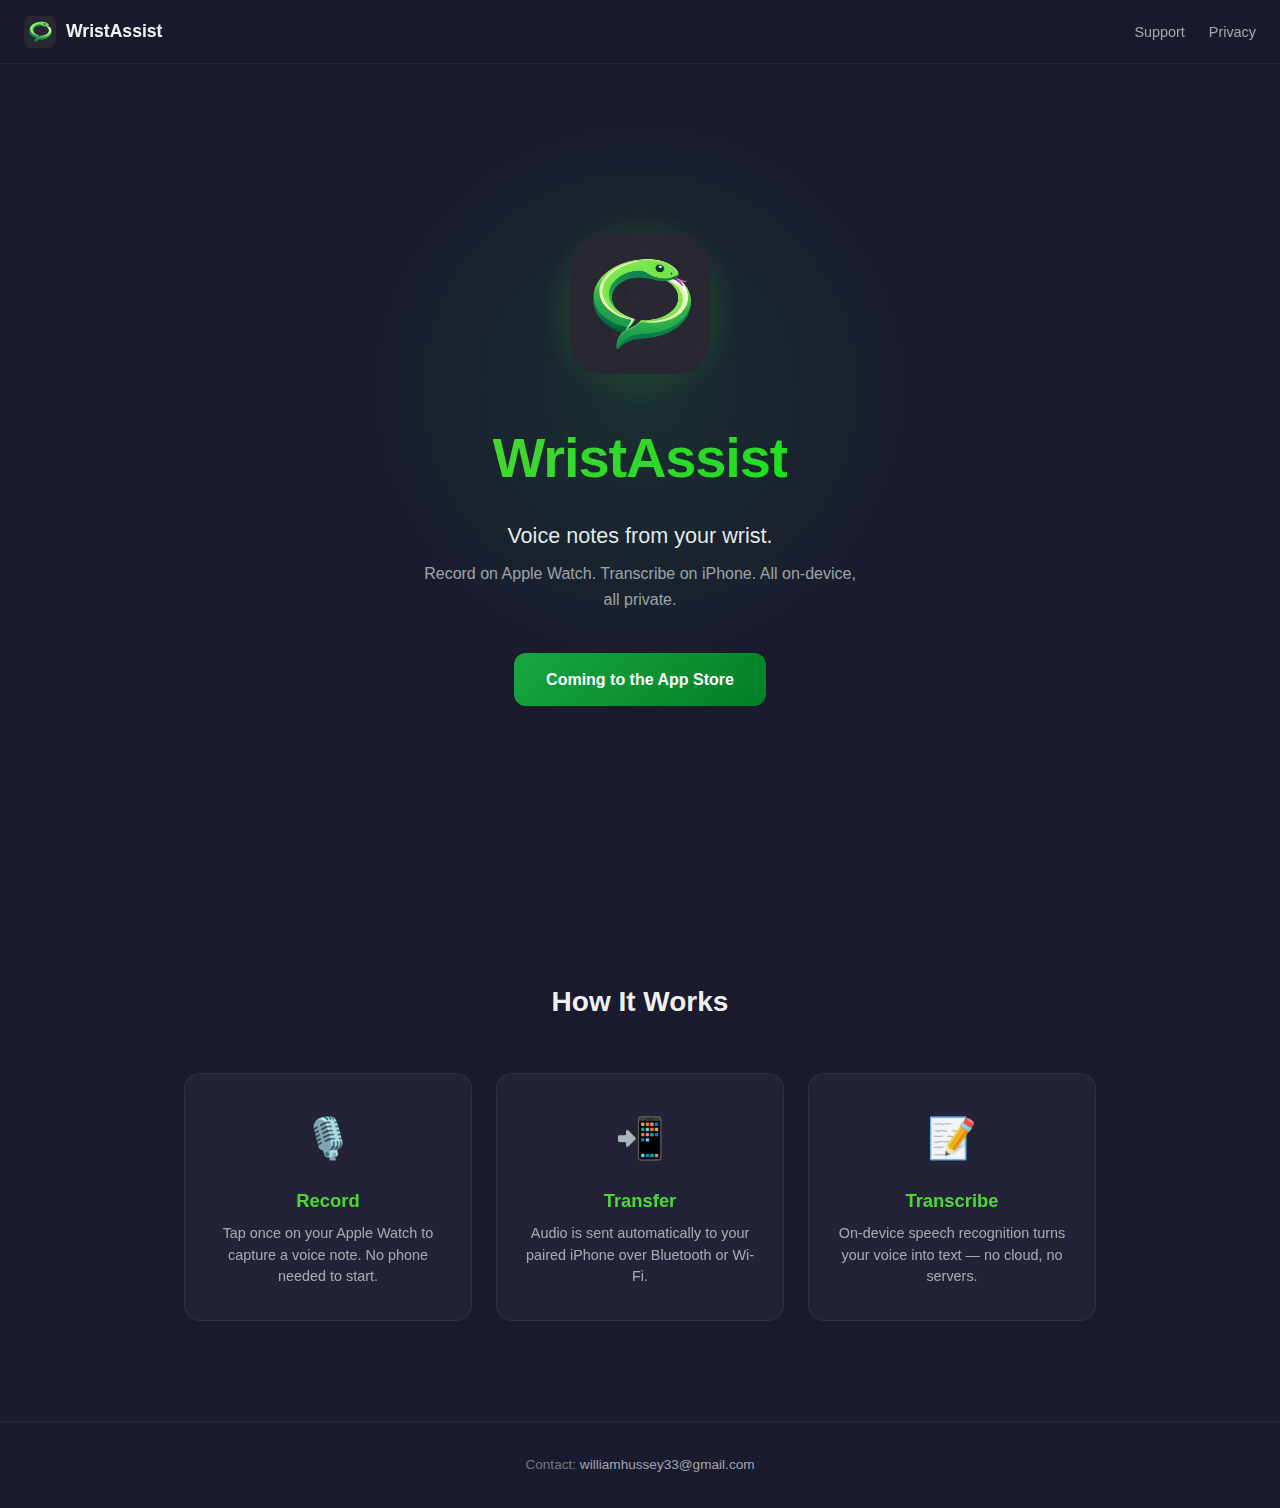
<file: index.html>
<!DOCTYPE html>
<html lang="en">
<head>
  <meta charset="UTF-8">
  <meta name="viewport" content="width=device-width, initial-scale=1.0">
  <title>WristAssist - Voice Notes on Apple Watch</title>
  <meta name="description" content="Record voice notes on Apple Watch and view transcriptions on iPhone.">
  <link rel="icon" href="assets/logo.png" type="image/png">
  <link rel="stylesheet" href="style.css">
</head>
<body>

  <!-- Navbar -->
  <nav class="navbar">
    <a href="index.html" class="nav-brand">
      <img src="assets/logo.png" alt="WristAssist logo">
      <span>WristAssist</span>
    </a>
    <ul class="nav-links">
      <li><a href="support.html">Support</a></li>
      <li><a href="privacy.html">Privacy</a></li>
    </ul>
  </nav>

  <!-- Hero -->
  <section class="hero">
    <div class="hero-glow"></div>
    <div class="hero-logo-wrapper">
      <div class="hero-logo-glow"></div>
      <img src="assets/logo.png" alt="WristAssist app icon" class="hero-logo">
    </div>
    <h1 class="hero-title">WristAssist</h1>
    <p class="hero-tagline">Voice notes from your wrist.</p>
    <p class="hero-subtitle">Record on Apple Watch. Transcribe on iPhone. All on-device, all private.</p>
    <a href="#" class="app-store-badge">Coming to the App Store</a>
  </section>

  <!-- Features -->
  <section class="features">
    <h2 class="features-heading">How It Works</h2>
    <div class="features-grid">
      <div class="feature-card">
        <span class="feature-icon">🎙️</span>
        <h3>Record</h3>
        <p>Tap once on your Apple Watch to capture a voice note. No phone needed to start.</p>
      </div>
      <div class="feature-card">
        <span class="feature-icon">📲</span>
        <h3>Transfer</h3>
        <p>Audio is sent automatically to your paired iPhone over Bluetooth or Wi-Fi.</p>
      </div>
      <div class="feature-card">
        <span class="feature-icon">📝</span>
        <h3>Transcribe</h3>
        <p>On-device speech recognition turns your voice into text — no cloud, no servers.</p>
      </div>
    </div>
  </section>

  <!-- Footer -->
  <footer class="footer">
    <p>Contact: <a href="mailto:williamhussey33@gmail.com">williamhussey33@gmail.com</a></p>
  </footer>

</body>
</html>
</file>
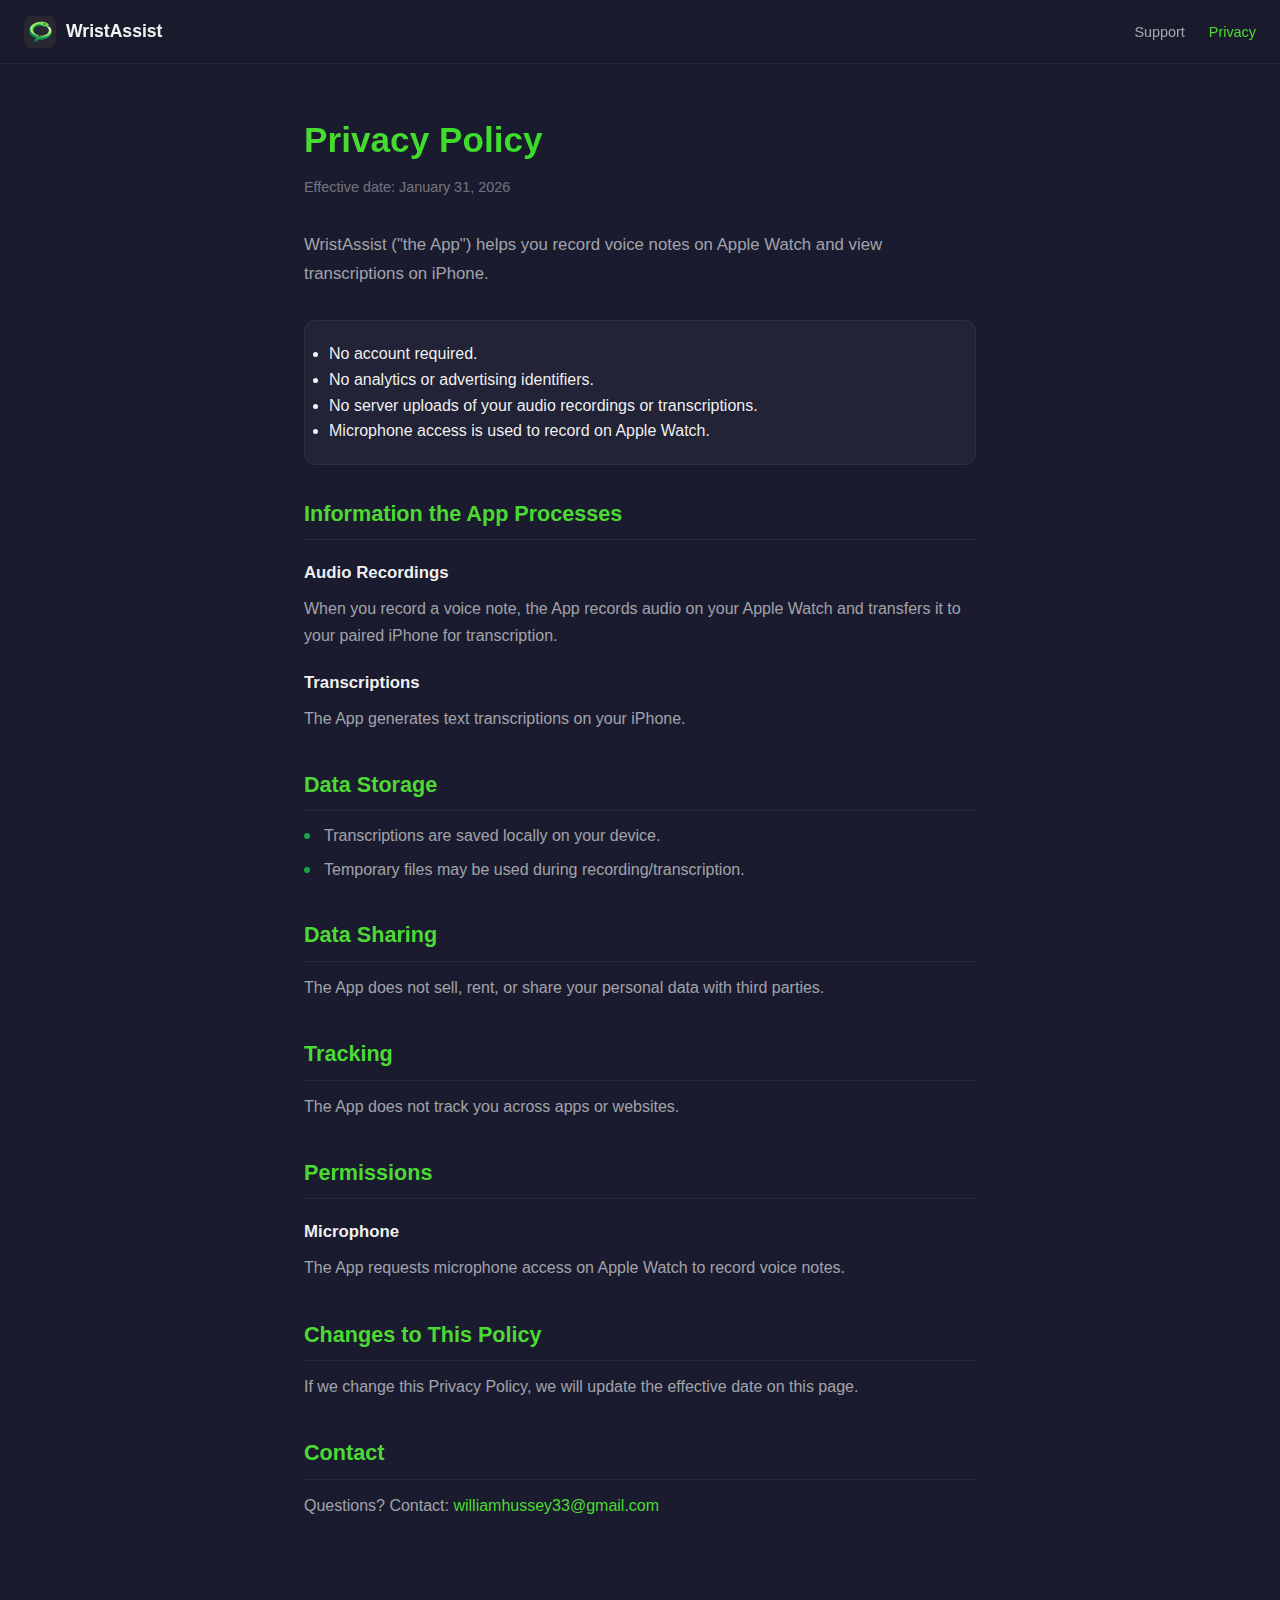
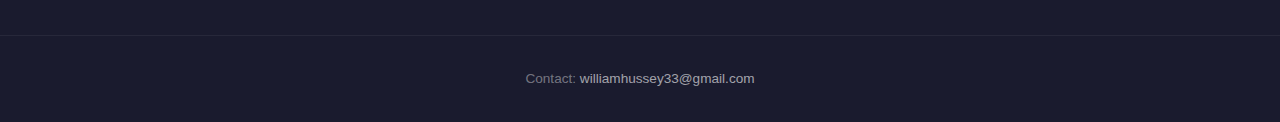
<file: privacy.html>
<!DOCTYPE html>
<html lang="en">
<head>
  <meta charset="UTF-8">
  <meta name="viewport" content="width=device-width, initial-scale=1.0">
  <title>Privacy Policy - WristAssist</title>
  <meta name="description" content="WristAssist Privacy Policy. Your data stays on your device.">
  <link rel="icon" href="assets/logo.png" type="image/png">
  <link rel="stylesheet" href="style.css">
</head>
<body>

  <!-- Navbar -->
  <nav class="navbar">
    <a href="index.html" class="nav-brand">
      <img src="assets/logo.png" alt="WristAssist logo">
      <span>WristAssist</span>
    </a>
    <ul class="nav-links">
      <li><a href="support.html">Support</a></li>
      <li><a href="privacy.html" class="active">Privacy</a></li>
    </ul>
  </nav>

  <!-- Content -->
  <main class="content-page">
    <h1>Privacy Policy</h1>
    <p class="effective-date">Effective date: January 31, 2026</p>
    <p class="intro">WristAssist ("the App") helps you record voice notes on Apple Watch and view transcriptions on iPhone.</p>

    <div class="summary-box">
      <ul>
        <li>No account required.</li>
        <li>No analytics or advertising identifiers.</li>
        <li>No server uploads of your audio recordings or transcriptions.</li>
        <li>Microphone access is used to record on Apple Watch.</li>
      </ul>
    </div>

    <div class="content-section">
      <h2>Information the App Processes</h2>

      <h3>Audio Recordings</h3>
      <p>When you record a voice note, the App records audio on your Apple Watch and transfers it to your paired iPhone for transcription.</p>

      <h3>Transcriptions</h3>
      <p>The App generates text transcriptions on your iPhone.</p>
    </div>

    <div class="content-section">
      <h2>Data Storage</h2>
      <ul>
        <li>Transcriptions are saved locally on your device.</li>
        <li>Temporary files may be used during recording/transcription.</li>
      </ul>
    </div>

    <div class="content-section">
      <h2>Data Sharing</h2>
      <p>The App does not sell, rent, or share your personal data with third parties.</p>
    </div>

    <div class="content-section">
      <h2>Tracking</h2>
      <p>The App does not track you across apps or websites.</p>
    </div>

    <div class="content-section">
      <h2>Permissions</h2>
      <h3>Microphone</h3>
      <p>The App requests microphone access on Apple Watch to record voice notes.</p>
    </div>

    <div class="content-section">
      <h2>Changes to This Policy</h2>
      <p>If we change this Privacy Policy, we will update the effective date on this page.</p>
    </div>

    <div class="content-section">
      <h2>Contact</h2>
      <p>Questions? Contact: <a href="mailto:williamhussey33@gmail.com">williamhussey33@gmail.com</a></p>
    </div>
  </main>

  <!-- Footer -->
  <footer class="footer">
    <p>Contact: <a href="mailto:williamhussey33@gmail.com">williamhussey33@gmail.com</a></p>
  </footer>

</body>
</html>
</file>
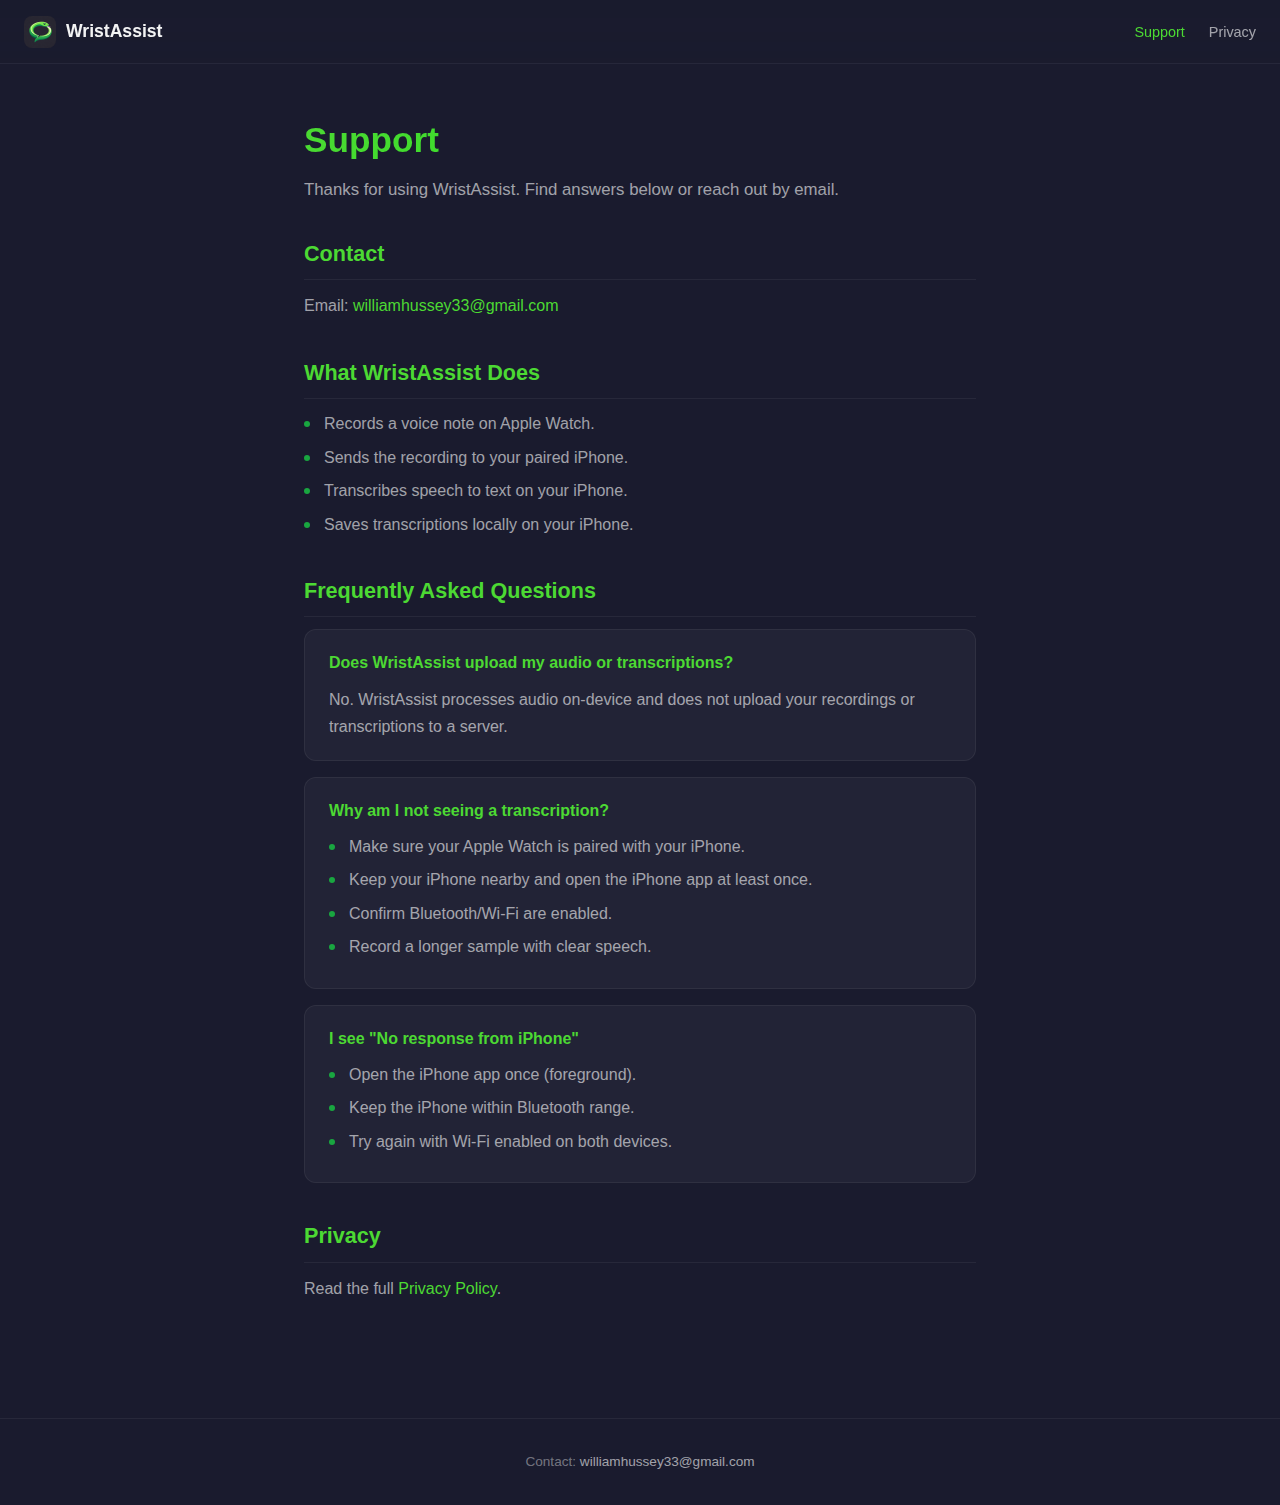
<file: support.html>
<!DOCTYPE html>
<html lang="en">
<head>
  <meta charset="UTF-8">
  <meta name="viewport" content="width=device-width, initial-scale=1.0">
  <title>Support - WristAssist</title>
  <meta name="description" content="WristAssist support and frequently asked questions.">
  <link rel="icon" href="assets/logo.png" type="image/png">
  <link rel="stylesheet" href="style.css">
</head>
<body>

  <!-- Navbar -->
  <nav class="navbar">
    <a href="index.html" class="nav-brand">
      <img src="assets/logo.png" alt="WristAssist logo">
      <span>WristAssist</span>
    </a>
    <ul class="nav-links">
      <li><a href="support.html" class="active">Support</a></li>
      <li><a href="privacy.html">Privacy</a></li>
    </ul>
  </nav>

  <!-- Content -->
  <main class="content-page">
    <h1>Support</h1>
    <p class="intro">Thanks for using WristAssist. Find answers below or reach out by email.</p>

    <div class="content-section">
      <h2>Contact</h2>
      <p>Email: <a href="mailto:williamhussey33@gmail.com">williamhussey33@gmail.com</a></p>
    </div>

    <div class="content-section">
      <h2>What WristAssist Does</h2>
      <ul>
        <li>Records a voice note on Apple Watch.</li>
        <li>Sends the recording to your paired iPhone.</li>
        <li>Transcribes speech to text on your iPhone.</li>
        <li>Saves transcriptions locally on your iPhone.</li>
      </ul>
    </div>

    <div class="content-section">
      <h2>Frequently Asked Questions</h2>

      <div class="faq-item">
        <h3>Does WristAssist upload my audio or transcriptions?</h3>
        <p>No. WristAssist processes audio on-device and does not upload your recordings or transcriptions to a server.</p>
      </div>

      <div class="faq-item">
        <h3>Why am I not seeing a transcription?</h3>
        <ul>
          <li>Make sure your Apple Watch is paired with your iPhone.</li>
          <li>Keep your iPhone nearby and open the iPhone app at least once.</li>
          <li>Confirm Bluetooth/Wi-Fi are enabled.</li>
          <li>Record a longer sample with clear speech.</li>
        </ul>
      </div>

      <div class="faq-item">
        <h3>I see "No response from iPhone"</h3>
        <ul>
          <li>Open the iPhone app once (foreground).</li>
          <li>Keep the iPhone within Bluetooth range.</li>
          <li>Try again with Wi-Fi enabled on both devices.</li>
        </ul>
      </div>
    </div>

    <div class="content-section">
      <h2>Privacy</h2>
      <p>Read the full <a href="privacy.html">Privacy Policy</a>.</p>
    </div>
  </main>

  <!-- Footer -->
  <footer class="footer">
    <p>Contact: <a href="mailto:williamhussey33@gmail.com">williamhussey33@gmail.com</a></p>
  </footer>

</body>
</html>
</file>
<file: style.css>
/* ===== CSS Variables ===== */
:root {
  --bg-primary: #1a1b2e;
  --bg-secondary: #2B2D42;
  --green-bright: #4CD933;
  --green-primary: #19A640;
  --green-vivid: #19E619;
  --green-deep: #008026;
  --text-high: rgba(255, 255, 255, 0.95);
  --text-mid: rgba(255, 255, 255, 0.6);
  --text-low: rgba(255, 255, 255, 0.4);
  --card-bg: rgba(255, 255, 255, 0.04);
  --card-border: rgba(255, 255, 255, 0.06);
  --nav-height: 64px;
}

/* ===== Reset ===== */
*, *::before, *::after {
  margin: 0;
  padding: 0;
  box-sizing: border-box;
}

html {
  scroll-behavior: smooth;
}

body {
  font-family: -apple-system, BlinkMacSystemFont, 'SF Pro Display', 'Segoe UI', Roboto, Helvetica, Arial, sans-serif;
  background: var(--bg-primary);
  color: var(--text-high);
  line-height: 1.6;
  min-height: 100vh;
  -webkit-font-smoothing: antialiased;
  -moz-osx-font-smoothing: grayscale;
}

a {
  color: var(--green-bright);
  text-decoration: none;
  transition: color 0.2s;
}

a:hover {
  color: var(--green-vivid);
}

/* ===== Frosted Glass Navbar ===== */
.navbar {
  position: fixed;
  top: 0;
  left: 0;
  right: 0;
  height: var(--nav-height);
  display: flex;
  align-items: center;
  justify-content: space-between;
  padding: 0 24px;
  background: rgba(26, 27, 46, 0.7);
  backdrop-filter: blur(20px);
  -webkit-backdrop-filter: blur(20px);
  border-bottom: 1px solid var(--card-border);
  z-index: 100;
}

.nav-brand {
  display: flex;
  align-items: center;
  gap: 10px;
  text-decoration: none;
  color: var(--text-high);
}

.nav-brand img {
  width: 32px;
  height: 32px;
  border-radius: 8px;
}

.nav-brand span {
  font-size: 1.1rem;
  font-weight: 600;
}

.nav-links {
  display: flex;
  gap: 24px;
  list-style: none;
}

.nav-links a {
  color: var(--text-mid);
  font-size: 0.9rem;
  font-weight: 500;
  transition: color 0.2s;
}

.nav-links a:hover,
.nav-links a.active {
  color: var(--green-bright);
}

/* ===== Hero Section ===== */
.hero {
  position: relative;
  display: flex;
  flex-direction: column;
  align-items: center;
  justify-content: center;
  min-height: 100vh;
  padding: 120px 24px 80px;
  text-align: center;
  overflow: hidden;
}

.hero-glow {
  position: absolute;
  top: 50%;
  left: 50%;
  transform: translate(-50%, -60%);
  width: 600px;
  height: 600px;
  border-radius: 50%;
  background: radial-gradient(circle, rgba(25, 166, 64, 0.15) 0%, transparent 70%);
  animation: heroGlow 4s ease-in-out infinite alternate;
  pointer-events: none;
}

.hero-logo-wrapper {
  position: relative;
  margin-bottom: 32px;
  animation: float 4s ease-in-out infinite;
}

.hero-logo-glow {
  position: absolute;
  top: 50%;
  left: 50%;
  transform: translate(-50%, -50%);
  width: 200px;
  height: 200px;
  border-radius: 50%;
  background: radial-gradient(circle, rgba(76, 217, 51, 0.3) 0%, transparent 70%);
  animation: logoGlow 3s ease-in-out infinite alternate;
  pointer-events: none;
}

.hero-logo {
  position: relative;
  width: 140px;
  height: 140px;
  border-radius: 32px;
  z-index: 1;
}

.hero-title {
  font-size: 3.5rem;
  font-weight: 700;
  letter-spacing: -0.02em;
  background: linear-gradient(135deg, var(--green-bright), var(--green-vivid), var(--green-primary), var(--green-bright));
  background-size: 300% 300%;
  -webkit-background-clip: text;
  background-clip: text;
  -webkit-text-fill-color: transparent;
  animation: gradientShift 6s ease infinite;
  margin-bottom: 16px;
}

.hero-tagline {
  font-size: 1.35rem;
  color: var(--text-high);
  font-weight: 500;
  margin-bottom: 8px;
}

.hero-subtitle {
  font-size: 1rem;
  color: var(--text-mid);
  max-width: 440px;
  margin-bottom: 40px;
}

.app-store-badge {
  display: inline-block;
  padding: 14px 32px;
  background: linear-gradient(135deg, var(--green-primary), var(--green-deep));
  color: white;
  font-weight: 600;
  font-size: 1rem;
  border-radius: 12px;
  transition: transform 0.2s, box-shadow 0.2s;
}

.app-store-badge:hover {
  transform: translateY(-2px);
  box-shadow: 0 8px 24px rgba(25, 166, 64, 0.3);
  color: white;
}

/* ===== Feature Cards ===== */
.features {
  padding: 80px 24px 100px;
  max-width: 960px;
  margin: 0 auto;
}

.features-heading {
  text-align: center;
  font-size: 1.75rem;
  font-weight: 600;
  margin-bottom: 48px;
  color: var(--text-high);
}

.features-grid {
  display: grid;
  grid-template-columns: repeat(3, 1fr);
  gap: 24px;
}

.feature-card {
  background: var(--card-bg);
  border: 1px solid var(--card-border);
  border-radius: 16px;
  padding: 32px 24px;
  text-align: center;
  transition: transform 0.3s ease, box-shadow 0.3s ease, border-color 0.3s ease;
  backdrop-filter: blur(10px);
  -webkit-backdrop-filter: blur(10px);
}

.feature-card:hover {
  transform: translateY(-6px);
  border-color: rgba(76, 217, 51, 0.2);
  box-shadow: 0 12px 40px rgba(25, 166, 64, 0.1);
}

.feature-icon {
  font-size: 2.5rem;
  margin-bottom: 16px;
  display: block;
}

.feature-card h3 {
  font-size: 1.15rem;
  font-weight: 600;
  margin-bottom: 8px;
  color: var(--green-bright);
}

.feature-card p {
  font-size: 0.9rem;
  color: var(--text-mid);
  line-height: 1.5;
}

/* ===== Content Pages (Privacy, Support) ===== */
.content-page {
  max-width: 720px;
  margin: 0 auto;
  padding: calc(var(--nav-height) + 48px) 24px 80px;
}

.content-page h1 {
  font-size: 2.2rem;
  font-weight: 700;
  margin-bottom: 8px;
  background: linear-gradient(135deg, var(--green-bright), var(--green-vivid));
  -webkit-background-clip: text;
  background-clip: text;
  -webkit-text-fill-color: transparent;
}

.content-page .effective-date {
  color: var(--text-low);
  font-size: 0.9rem;
  margin-bottom: 32px;
}

.content-page .intro {
  color: var(--text-mid);
  font-size: 1.05rem;
  margin-bottom: 32px;
  line-height: 1.7;
}

.content-section {
  margin-bottom: 36px;
}

.content-section h2 {
  font-size: 1.35rem;
  font-weight: 600;
  color: var(--green-bright);
  margin-bottom: 12px;
  padding-bottom: 8px;
  border-bottom: 1px solid var(--card-border);
}

.content-section h3 {
  font-size: 1.05rem;
  font-weight: 600;
  color: var(--text-high);
  margin-bottom: 8px;
  margin-top: 20px;
}

.content-section p {
  color: var(--text-mid);
  margin-bottom: 12px;
  line-height: 1.7;
}

.content-section ul {
  list-style: none;
  padding-left: 0;
  margin-bottom: 12px;
}

.content-section ul li {
  color: var(--text-mid);
  padding-left: 20px;
  position: relative;
  margin-bottom: 8px;
  line-height: 1.6;
}

.content-section ul li::before {
  content: '';
  position: absolute;
  left: 0;
  top: 10px;
  width: 6px;
  height: 6px;
  border-radius: 50%;
  background: var(--green-primary);
}

/* Summary highlight box */
.summary-box {
  background: var(--card-bg);
  border: 1px solid var(--card-border);
  border-radius: 12px;
  padding: 20px 24px;
  margin-bottom: 32px;
}

.summary-box ul li::before {
  background: var(--green-bright);
}

/* FAQ styling */
.faq-item {
  background: var(--card-bg);
  border: 1px solid var(--card-border);
  border-radius: 12px;
  padding: 20px 24px;
  margin-bottom: 16px;
}

.faq-item h3 {
  color: var(--green-bright);
  margin-top: 0;
  margin-bottom: 10px;
  font-size: 1rem;
}

.faq-item p,
.faq-item ul {
  margin-bottom: 0;
}

/* ===== Footer ===== */
.footer {
  text-align: center;
  padding: 32px 24px;
  border-top: 1px solid var(--card-border);
  color: var(--text-low);
  font-size: 0.85rem;
}

.footer a {
  color: var(--text-mid);
}

.footer a:hover {
  color: var(--green-bright);
}

/* ===== Animations ===== */
@keyframes heroGlow {
  0% { opacity: 0.5; transform: translate(-50%, -60%) scale(1); }
  100% { opacity: 1; transform: translate(-50%, -60%) scale(1.1); }
}

@keyframes logoGlow {
  0% { opacity: 0.4; transform: translate(-50%, -50%) scale(0.9); }
  100% { opacity: 1; transform: translate(-50%, -50%) scale(1.1); }
}

@keyframes float {
  0%, 100% { transform: translateY(0); }
  50% { transform: translateY(-10px); }
}

@keyframes gradientShift {
  0% { background-position: 0% 50%; }
  50% { background-position: 100% 50%; }
  100% { background-position: 0% 50%; }
}

/* ===== Reduced Motion ===== */
@media (prefers-reduced-motion: reduce) {
  .hero-glow,
  .hero-logo-glow,
  .hero-logo-wrapper,
  .hero-title {
    animation: none;
  }
  .feature-card {
    transition: none;
  }
  .app-store-badge {
    transition: none;
  }
}

/* ===== Responsive ===== */
@media (max-width: 768px) {
  .hero-title {
    font-size: 2.5rem;
  }

  .hero-tagline {
    font-size: 1.15rem;
  }

  .hero-logo {
    width: 110px;
    height: 110px;
    border-radius: 24px;
  }

  .features-grid {
    grid-template-columns: 1fr;
    gap: 16px;
  }

  .feature-card {
    padding: 24px 20px;
  }

  .nav-links {
    gap: 16px;
  }

  .navbar {
    padding: 0 16px;
  }
}

@media (max-width: 480px) {
  .hero-title {
    font-size: 2rem;
  }

  .hero-tagline {
    font-size: 1rem;
  }

  .hero-subtitle {
    font-size: 0.9rem;
  }

  .hero-logo {
    width: 90px;
    height: 90px;
    border-radius: 20px;
  }

  .nav-brand span {
    display: none;
  }

  .content-page h1 {
    font-size: 1.75rem;
  }
}
</file>
